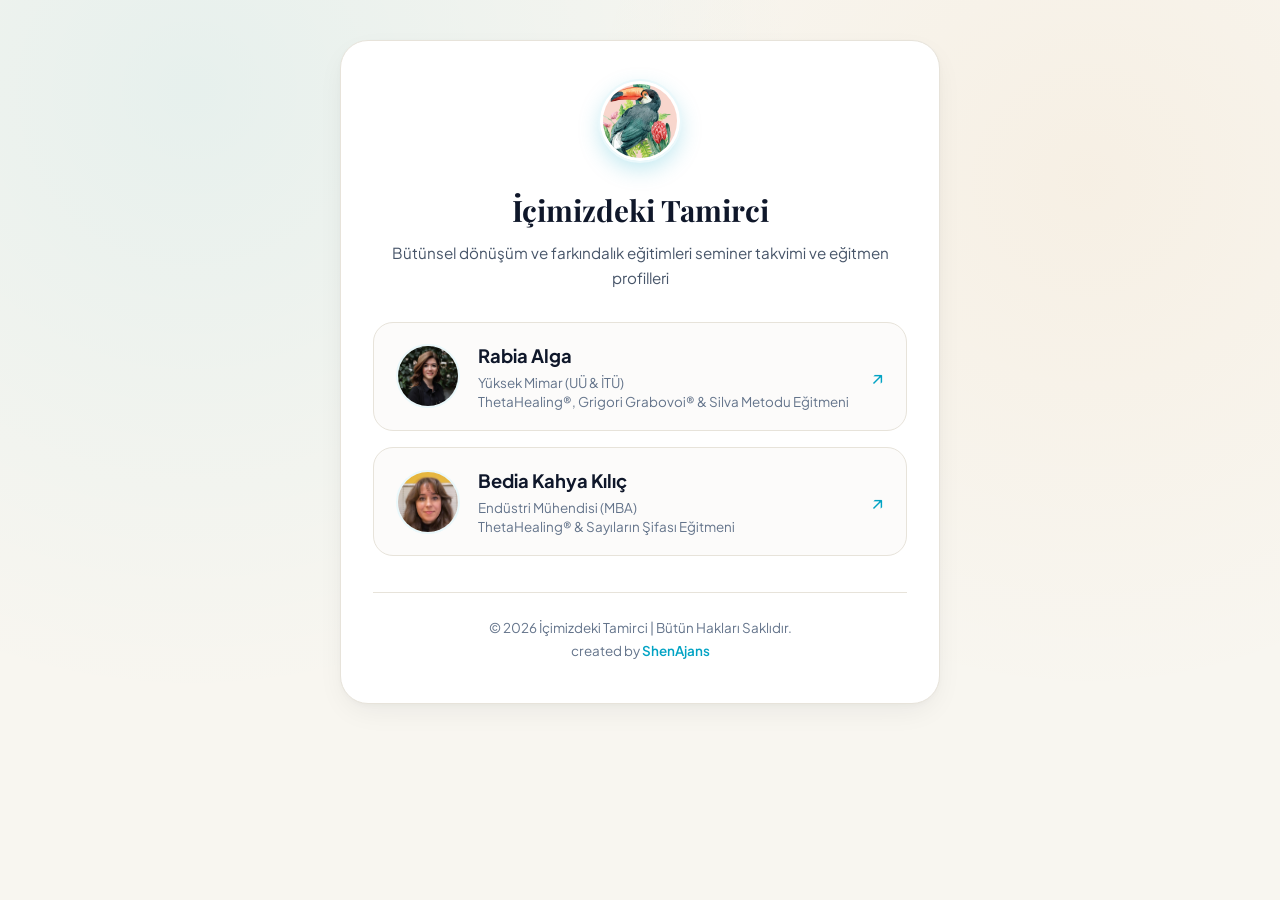
<file: index.html>
<!DOCTYPE html>
<html lang="tr">
  <head>
    <meta charset="utf-8" />
    <meta name="viewport" content="width=device-width, initial-scale=1" />
    <title>İçimizdeki Tamirci — Portalı</title>
    <meta
      name="description"
      content="İçimizdeki Tamirci — Rabia Alga ve Bedia Kahya Kılıç modern Link-in-Bio sayfaları ve seminer takvimi."
    />
    <link rel="stylesheet" href="css/modern.css" />
    <style>
      .portal-wrap {
        width: 100%;
        max-width: 640px;
        margin: 2.5rem auto;
        padding: 0 1.25rem;
      }
      .portal-card {
        background: #ffffff;
        border: 1px solid var(--border-light);
        border-radius: 28px;
        padding: 2.5rem 2rem;
        box-shadow: var(--shadow-card);
        text-align: center;
        margin-bottom: 1.5rem;
      }
      .portal-logo-img {
        width: 80px;
        height: 80px;
        border-radius: 50%;
        object-fit: cover;
        box-shadow: 0 8px 22px rgba(2, 163, 196, 0.25);
        border: 3px solid #ffffff;
        outline: 2px solid var(--primary-soft);
        margin-bottom: 1.15rem;
        display: inline-block;
        transition: transform 0.3s ease;
      }
      .portal-logo-img:hover {
        transform: scale(1.05);
      }
      .portal-title {
        font-family: var(--font-display);
        font-size: 1.85rem;
        font-weight: 700;
        color: #0f172a;
        margin-bottom: 0.5rem;
      }
      .portal-desc {
        font-size: 0.95rem;
        color: var(--text-secondary);
        margin-bottom: 2rem;
        line-height: 1.6;
      }
      .profile-item-btn {
        display: flex;
        align-items: center;
        gap: 1.15rem;
        padding: 1.15rem 1.35rem;
        background: var(--bg-subtle);
        border: 1px solid var(--border-light);
        border-radius: 20px;
        margin-bottom: 1rem;
        transition: all 0.22s ease;
        text-align: left;
        text-decoration: none;
      }
      .profile-item-btn:hover {
        transform: translateY(-2px);
        border-color: var(--primary);
        box-shadow: var(--shadow-hover);
        background: #ffffff;
      }
      .profile-thumb {
        width: 64px;
        height: 64px;
        border-radius: 50%;
        object-fit: cover;
        border: 2px solid var(--primary-soft);
        flex-shrink: 0;
      }
      .profile-item-name {
        font-size: 1.15rem;
        font-weight: 700;
        color: #0f172a;
        margin-bottom: 0.2rem;
      }
      .profile-item-role {
        font-size: 0.84rem;
        color: var(--text-muted);
        white-space: pre-line;
        line-height: 1.4;
      }
      .portal-footer {
        margin-top: 2.25rem;
        padding-top: 1.5rem;
        border-top: 1px solid var(--border-light);
        font-size: 0.84rem;
        color: var(--text-muted);
        line-height: 1.7;
      }
      .portal-footer a {
        color: var(--primary);
        font-weight: 600;
        text-decoration: none;
        transition: color 0.15s ease;
      }
      .portal-footer a:hover {
        color: var(--primary-dark);
        text-decoration: underline;
      }
    </style>
  </head>
  <body>
    <main class="portal-wrap">
      <div class="portal-card">
        <img src="assets/images/tukan-logo.png" alt="İçimizdeki Tamirci Tukan" class="portal-logo-img" />
        <h1 class="portal-title">İçimizdeki Tamirci</h1>
        <p class="portal-desc">
          Bütünsel dönüşüm ve farkındalık eğitimleri seminer takvimi ve eğitmen profilleri
        </p>

        <div id="portal-profiles-list">
          <a href="rabia-alga" class="profile-item-btn">
            <img src="assets/images/RabiaAlga.jpg" alt="Rabia Alga" class="profile-thumb" />
            <div style="flex:1;">
              <div class="profile-item-name">Rabia Alga</div>
              <div class="profile-item-role">Yüksek Mimar · ThetaHealing® & Silva Metodu Eğitmeni</div>
            </div>
            <span style="font-size:1.2rem; color:var(--primary);">↗</span>
          </a>

          <a href="bedia-kahya-kilic" class="profile-item-btn">
            <img src="assets/images/BediaKahyaKilic.jpg" alt="Bedia Kahya Kılıç" class="profile-thumb" />
            <div style="flex:1;">
              <div class="profile-item-name">Bedia Kahya Kılıç</div>
              <div class="profile-item-role">Endüstri Mühendisi (MBA) · ThetaHealing® Eğitmeni</div>
            </div>
            <span style="font-size:1.2rem; color:var(--primary);">↗</span>
          </a>
        </div>

        <footer class="portal-footer">
          <div>© 2026 İçimizdeki Tamirci | Bütün Hakları Saklıdır.</div>
          <div>created by <a href="https://www.shenajans.com/" target="_blank" rel="noopener noreferrer">ShenAjans</a></div>
        </footer>
      </div>
    </main>

    <script src="js/sqlite-engine.js"></script>
    <script>
      (function() {
        function escapeHtml(str) {
          return String(str ?? '')
            .replace(/&/g, '&amp;')
            .replace(/</g, '&lt;')
            .replace(/>/g, '&gt;')
            .replace(/"/g, '&quot;');
        }

        function renderPortalProfiles() {
          if (!window.ITStore) return;
          const profiles = window.ITStore.getAllProfiles();
          const listEl = document.getElementById('portal-profiles-list');
          if (!listEl || !profiles) return;
          const entries = Object.values(profiles);
          if (!entries.length) return;
          listEl.innerHTML = entries.map(function(p) {
            return `
              <a href="${escapeHtml(p.slug || p.id)}" class="profile-item-btn">
                <img src="${escapeHtml(p.avatar || 'assets/images/RabiaAlga.jpg')}" alt="${escapeHtml(p.name)}" class="profile-thumb" />
                <div style="flex:1;">
                  <div class="profile-item-name">${escapeHtml(p.name)}</div>
                  <div class="profile-item-role">${escapeHtml(p.role || '')}</div>
                </div>
                <span style="font-size:1.2rem; color:var(--primary);">↗</span>
              </a>
            `;
          }).join('');
        }

        renderPortalProfiles();
        if (window.ITStore) {
          window.ITStore.onSync(renderPortalProfiles);
          window.ITStore.pullFromServer().then(renderPortalProfiles);
        }
      })();
    </script>
  </body>
</html>
</file>
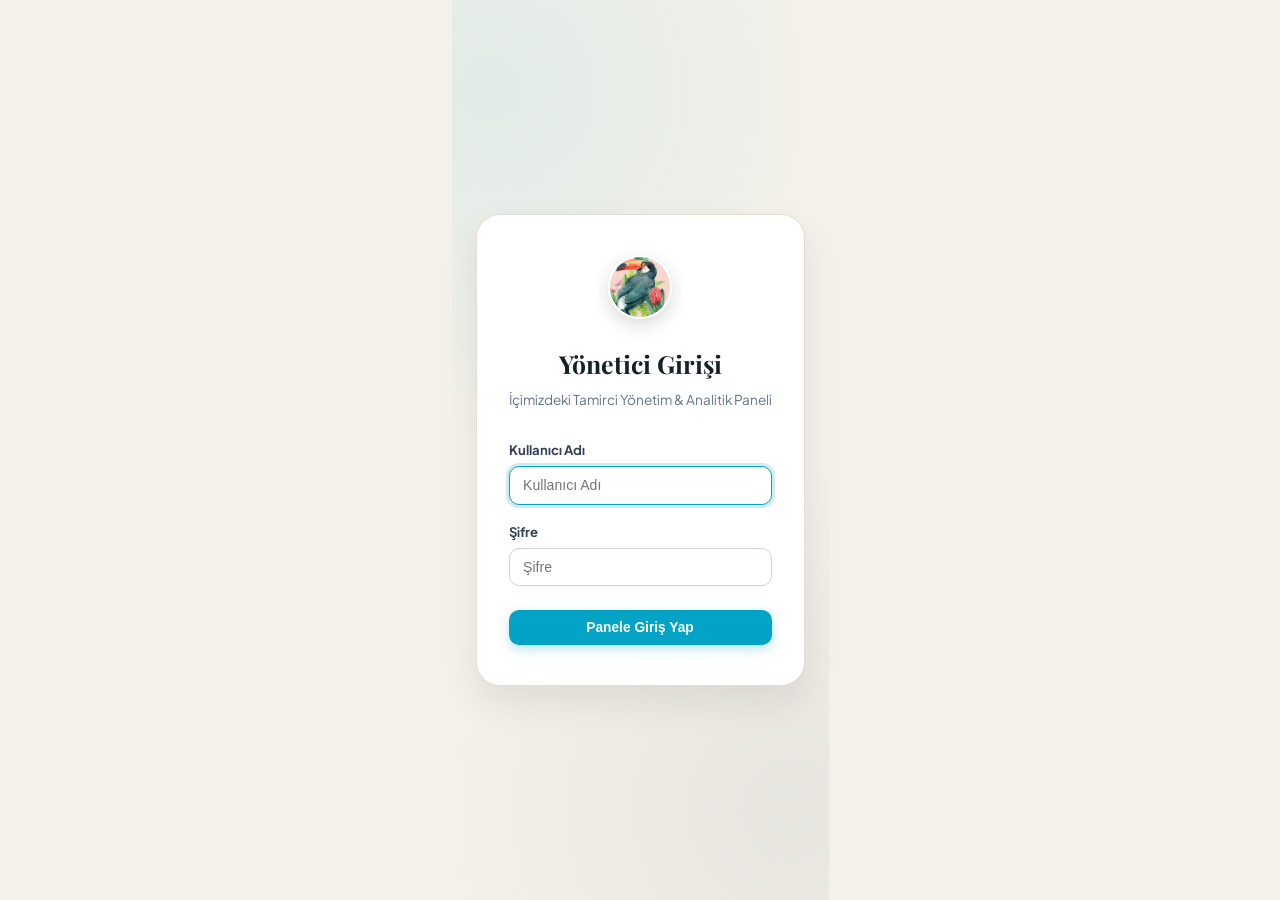
<file: yonetici.html>
<!DOCTYPE html>
<html lang="tr">
  <head>
    <meta charset="utf-8" />
    <meta name="viewport" content="width=device-width, initial-scale=1" />
    <title>Yönetim & Analitik Paneli | İçimizdeki Tamirci</title>
    <link rel="stylesheet" href="css/modern.css" />
    <link rel="stylesheet" href="css/admin.css" />
  </head>
  <body class="admin-body">
    <div id="admin-root"></div>
    <script src="js/sqlite-engine.js"></script>
    <script src="js/admin-app.js"></script>
  </body>
</html>
</file>
<file: css/modern.css>
/* ==========================================================================
   İçimizdeki Tamirci — Modern Profesyonel Link-in-Bio Tasarım Sistemi (modern.css)
   Estetik: Editorial Luxury & Modern Wellness
   ========================================================================== */

@import url('https://fonts.googleapis.com/css2?family=Plus+Jakarta+Sans:wght@300;400;500;600;700;800&family=Playfair+Display:ital,wght@0,500;0,600;0,700;1,500&display=swap');

:root {
  --primary: #02a3c4;
  --primary-hover: #028ba8;
  --primary-dark: #074e5b;
  --primary-soft: #eaf8fb;
  --primary-border: #bce9f2;

  --accent-warm: #d97706;
  --accent-warm-soft: #fef3c7;

  --success: #10b981;
  --success-soft: #ecfdf5;

  --bg-canvas: #f8f6f0;
  --bg-card: #ffffff;
  --bg-subtle: #fcfbfa;

  --text-main: #141c1e;
  --text-secondary: #475569;
  --text-muted: #64748b;

  --border-light: #e7e3da;
  --border-focus: #02a3c4;

  --shadow-sm: 0 2px 8px rgba(12, 34, 38, 0.04);
  --shadow-card: 0 10px 30px -6px rgba(12, 34, 38, 0.07), 0 2px 6px -1px rgba(12, 34, 38, 0.03);
  --shadow-hover: 0 16px 36px -8px rgba(2, 163, 196, 0.2), 0 4px 12px rgba(12, 34, 38, 0.06);

  --font-display: 'Playfair Display', Georgia, serif;
  --font-sans: 'Plus Jakarta Sans', -apple-system, BlinkMacSystemFont, sans-serif;
}

*, *::before, *::after {
  box-sizing: border-box;
  margin: 0;
  padding: 0;
}

body {
  font-family: var(--font-sans);
  background-color: var(--bg-canvas);
  color: var(--text-main);
  line-height: 1.6;
  -webkit-font-smoothing: antialiased;
  min-height: 100vh;
  display: flex;
  flex-direction: column;
  align-items: center;
  background-image:
    radial-gradient(circle at 15% 10%, rgba(2, 163, 196, 0.07) 0%, transparent 45%),
    radial-gradient(circle at 85% 20%, rgba(217, 119, 6, 0.05) 0%, transparent 40%);
}

a {
  color: inherit;
  text-decoration: none;
}

/* ==========================================================================
   ANA LINK-IN-BIO KONTEYNER (MOBİL & MASAÜSTÜ / PC UYUMLU)
   ========================================================================== */
.bio-wrapper {
  width: 100%;
  max-width: 620px;
  margin: 1.5rem auto 3rem;
  background: var(--bg-card);
  border-radius: 36px;
  box-shadow: 0 20px 60px -15px rgba(12, 34, 38, 0.12), 0 0 1px 1px rgba(12, 34, 38, 0.04);
  overflow: hidden;
  position: relative;
  border: 1px solid var(--border-light);
}

/* Üst Görsel (Kapak) */
.bio-header-cover {
  width: 100%;
  height: 200px;
  background-size: cover;
  background-position: center;
  background-repeat: no-repeat;
  position: relative;
}

.bio-header-cover::after {
  content: '';
  position: absolute;
  inset: 0;
  background: linear-gradient(180deg, rgba(0, 0, 0, 0.1) 0%, rgba(0, 0, 0, 0.35) 100%);
}

/* Profil Başlığı */
.bio-profile-section {
  display: flex;
  flex-direction: column;
  align-items: center;
  text-align: center;
  margin-top: -72px;
  padding: 0 1.75rem 1.25rem;
  position: relative;
  z-index: 2;
}

.bio-avatar-wrap {
  width: 136px;
  height: 136px;
  border-radius: 50%;
  padding: 5px;
  background: #ffffff;
  box-shadow: 0 12px 28px rgba(0, 0, 0, 0.15);
  margin-bottom: 1rem;
  position: relative;
}

.bio-avatar {
  width: 100%;
  height: 100%;
  border-radius: 50%;
  object-fit: cover;
  display: block;
}

.bio-verified-badge {
  position: absolute;
  bottom: 6px;
  right: 6px;
  width: 28px;
  height: 28px;
  border-radius: 50%;
  background: var(--primary);
  color: #fff;
  border: 3px solid #ffffff;
  display: flex;
  align-items: center;
  justify-content: center;
  box-shadow: 0 2px 6px rgba(0, 0, 0, 0.15);
}

.bio-name {
  font-family: var(--font-display);
  font-size: 2.25rem;
  font-weight: 700;
  color: #0f172a;
  letter-spacing: -0.025em;
  margin-bottom: 0.35rem;
  line-height: 1.15;
}

.bio-role {
  font-size: 0.95rem;
  font-weight: 600;
  color: var(--primary-dark);
  margin-bottom: 0.35rem;
  max-width: 480px;
  white-space: pre-line;
  line-height: 1.5;
}

.bio-credentials {
  font-size: 0.8rem;
  color: var(--text-muted);
  font-weight: 500;
  margin-bottom: 1.35rem;
  letter-spacing: 0.02em;
}

/* Sosyal Medya İkon Dock Barı */
.bio-social-bar {
  display: flex;
  align-items: center;
  justify-content: center;
  gap: 0.75rem;
  margin-bottom: 1.75rem;
  flex-wrap: wrap;
}

.bio-social-btn {
  width: 44px;
  height: 44px;
  border-radius: 50%;
  background: var(--bg-subtle);
  border: 1px solid var(--border-light);
  color: var(--primary-dark);
  display: flex;
  align-items: center;
  justify-content: center;
  box-shadow: var(--shadow-sm);
  transition: all 0.22s cubic-bezier(0.2, 0.8, 0.2, 1);
}

.bio-social-btn svg {
  width: 20px;
  height: 20px;
  transition: transform 0.2s ease;
}

.bio-social-btn:hover {
  background: var(--primary);
  color: #ffffff;
  border-color: var(--primary);
  transform: translateY(-3px) scale(1.08);
  box-shadow: 0 8px 18px rgba(2, 163, 196, 0.35);
}

.bio-social-btn:hover svg {
  transform: scale(1.05);
}

/* İçerik Alanı */
.bio-content-area {
  padding: 0 1.5rem 3rem;
  display: flex;
  flex-direction: column;
  gap: 2rem;
}

/* Hakkımda Kartı */
.bio-about-card {
  background: var(--bg-subtle);
  border: 1px solid var(--border-light);
  border-radius: 24px;
  padding: 1.85rem 1.6rem;
  box-shadow: var(--shadow-sm);
  text-align: center;
  position: relative;
}

.bio-about-card::before {
  content: '';
  position: absolute;
  top: 0;
  left: 50%;
  transform: translateX(-50%);
  width: 48px;
  height: 3px;
  background: var(--primary);
  border-radius: 999px;
  opacity: 0.7;
}

.bio-about-title {
  font-family: var(--font-display);
  font-size: 1.25rem;
  font-weight: 700;
  color: #0f172a;
  margin-bottom: 0.85rem;
}

.bio-about-text {
  font-size: 0.94rem;
  color: var(--text-secondary);
  line-height: 1.75;
  margin-bottom: 1.35rem;
  text-align: center;
}

.bio-more-btn {
  display: inline-flex;
  align-items: center;
  gap: 0.45rem;
  padding: 0.75rem 1.85rem;
  background: var(--primary);
  color: #ffffff;
  font-size: 0.9rem;
  font-weight: 700;
  border-radius: 999px;
  box-shadow: 0 4px 14px rgba(2, 163, 196, 0.3);
  transition: all 0.2s ease;
}

.bio-more-btn:hover {
  background: var(--primary-hover);
  transform: translateY(-2px);
  box-shadow: 0 8px 22px rgba(2, 163, 196, 0.4);
}

/* ==========================================================================
   YAPILANDIRILMIŞ VE MODERN SEMİNER TAKVİMİ & BAŞVURU KARTLARI
   ========================================================================== */
.bio-section-title-wrap {
  text-align: center;
  margin-bottom: 1.25rem;
}

.bio-section-badge {
  display: inline-flex;
  align-items: center;
  gap: 0.35rem;
  padding: 0.25rem 0.75rem;
  border-radius: 999px;
  background: var(--primary-soft);
  color: var(--primary-dark);
  font-size: 0.76rem;
  font-weight: 700;
  text-transform: uppercase;
  letter-spacing: 0.06em;
  margin-bottom: 0.45rem;
}

.bio-section-title {
  font-family: var(--font-display);
  font-size: 1.55rem;
  font-weight: 700;
  color: #0f172a;
  line-height: 1.2;
}

.bio-section-subtitle {
  font-size: 0.88rem;
  color: var(--text-muted);
  margin-top: 0.25rem;
}

.bio-seminars-list {
  display: flex;
  flex-direction: column;
  gap: 1.25rem;
}

/* Tek Bir Modern Seminer Kartı */
.bio-seminar-card {
  background: #ffffff;
  border: 1px solid var(--border-light);
  border-radius: 20px;
  padding: 1.5rem 1.4rem;
  box-shadow: var(--shadow-card);
  transition: all 0.25s cubic-bezier(0.2, 0.8, 0.2, 1);
  position: relative;
  overflow: hidden;
  display: flex;
  flex-direction: column;
  gap: 0.85rem;
}

.bio-seminar-card::before {
  content: '';
  position: absolute;
  top: 0;
  left: 0;
  width: 4px;
  height: 100%;
  background: var(--primary);
  opacity: 0.85;
}

/* 1) Online Zoom Seminer Kartı (Mavi/Indigo Dijital Tema) */
.bio-seminar-card.is-online {
  background: linear-gradient(180deg, #ffffff 0%, #f4f8ff 100%);
  border: 1px solid #c7ddfc;
  border-left: 5px solid #2563eb;
}

.bio-seminar-card.is-online:hover {
  transform: translateY(-4px);
  box-shadow: 0 14px 32px rgba(37, 99, 235, 0.18);
  border-color: #93c5fd;
}

.bio-seminar-card.is-online .bio-category-tag {
  background: #dbeafe;
  color: #1e40af;
}

.bio-seminar-card.is-online .bio-format-tag {
  background: #eff6ff;
  color: #1d4ed8;
  border: 1px solid #bfdbfe;
  font-weight: 700;
}

.bio-seminar-card.is-online .bio-seminar-action-btn {
  background: linear-gradient(135deg, #1d4ed8 0%, #0284c7 100%);
  box-shadow: 0 4px 14px rgba(37, 99, 235, 0.35);
}

.bio-seminar-card.is-online .bio-seminar-action-btn:hover {
  box-shadow: 0 8px 24px rgba(37, 99, 235, 0.5);
}

/* 2) Yüz Yüze Seminer Kartı (Zümrüt/Yeşil Doğal Salon Teması) */
.bio-seminar-card.is-inperson {
  background: linear-gradient(180deg, #ffffff 0%, #f2fbf5 100%);
  border: 1px solid #bbf7d0;
  border-left: 5px solid #16a34a;
}

.bio-seminar-card.is-inperson:hover {
  transform: translateY(-4px);
  box-shadow: 0 14px 32px rgba(22, 163, 74, 0.18);
  border-color: #86efac;
}

.bio-seminar-card.is-inperson .bio-category-tag {
  background: #dcfce7;
  color: #15803d;
}

.bio-seminar-card.is-inperson .bio-format-tag {
  background: #f0fdf4;
  color: #15803d;
  border: 1px solid #86efac;
  font-weight: 700;
}

.bio-seminar-card.is-inperson .bio-seminar-action-btn {
  background: linear-gradient(135deg, #0f766e 0%, #059669 100%);
  box-shadow: 0 4px 14px rgba(16, 185, 129, 0.35);
}

.bio-seminar-card.is-inperson .bio-seminar-action-btn:hover {
  box-shadow: 0 8px 24px rgba(16, 185, 129, 0.5);
}

.bio-seminar-card:hover {
  transform: translateY(-4px);
  box-shadow: var(--shadow-hover);
  border-color: var(--primary-border);
}

.bio-seminar-header {
  display: flex;
  align-items: center;
  justify-content: space-between;
  gap: 0.5rem;
  flex-wrap: wrap;
}

.bio-category-tag {
  font-size: 0.76rem;
  font-weight: 700;
  padding: 0.25rem 0.7rem;
  border-radius: 999px;
  background: var(--primary-soft);
  color: var(--primary-dark);
}

.bio-format-tag {
  font-size: 0.76rem;
  font-weight: 600;
  padding: 0.22rem 0.65rem;
  border-radius: 999px;
  background: #f1f5f9;
  color: var(--text-secondary);
  display: inline-flex;
  align-items: center;
  gap: 0.35rem;
}

.bio-format-tag.online {
  background: var(--accent-warm-soft);
  color: var(--accent-warm);
}

.bio-seminar-title {
  font-size: 1.15rem;
  font-weight: 700;
  color: #0f172a;
  line-height: 1.35;
}

.bio-seminar-details {
  display: flex;
  flex-direction: column;
  gap: 0.45rem;
  font-size: 0.88rem;
  color: var(--text-secondary);
}

.bio-detail-row {
  display: flex;
  align-items: center;
  gap: 0.55rem;
}

.bio-detail-row svg {
  width: 16px;
  height: 16px;
  color: var(--primary);
  flex-shrink: 0;
}

.bio-seminar-note {
  font-size: 0.82rem;
  font-weight: 600;
  color: var(--success);
  display: inline-flex;
  align-items: center;
  gap: 0.4rem;
  margin-top: 0.2rem;
}

.bio-pulse-dot {
  width: 8px;
  height: 8px;
  border-radius: 50%;
  background: var(--success);
  box-shadow: 0 0 0 3px rgba(16, 185, 129, 0.2);
}

/* Modern Seminer Aksiyon Butonu */
.bio-seminar-action-btn {
  display: flex;
  align-items: center;
  justify-content: space-between;
  width: 100%;
  min-height: 48px;
  padding: 0.75rem 1.25rem;
  border-radius: 14px;
  background: linear-gradient(135deg, var(--primary) 0%, var(--primary-dark) 100%);
  color: #ffffff;
  font-size: 0.92rem;
  font-weight: 700;
  box-shadow: 0 4px 14px rgba(2, 163, 196, 0.3);
  transition: all 0.2s ease;
  margin-top: 0.4rem;
}

.bio-seminar-action-btn:hover {
  transform: translateY(-1px);
  box-shadow: 0 8px 24px rgba(2, 163, 196, 0.45);
}

.bio-seminar-badge-pill {
  background: rgba(255, 255, 255, 0.22);
  padding: 0.25rem 0.7rem;
  border-radius: 999px;
  font-size: 0.78rem;
  font-weight: 600;
  backdrop-filter: blur(4px);
}

/* Video Kartları — Doğrudan YouTube Uygulamasına Yönlendirici */
.bio-videos-section {
  display: flex;
  flex-direction: column;
  gap: 1.5rem;
  margin-bottom: 2.25rem;
}

.bio-video-card {
  background: #ffffff;
  border: 1px solid var(--border-light);
  border-radius: 22px;
  overflow: hidden;
  box-shadow: var(--shadow-card);
  transition: transform 0.25s ease, box-shadow 0.25s ease, border-color 0.25s ease;
}

.bio-video-card:hover {
  transform: translateY(-2px);
  box-shadow: var(--shadow-hover);
  border-color: rgba(2, 163, 196, 0.4);
}

.bio-video-heading {
  font-family: var(--font-display);
  font-size: 1.12rem;
  font-weight: 700;
  color: #0f172a;
  padding: 1.15rem 1.25rem 0.85rem;
  line-height: 1.35;
}

.bio-video-thumb-link {
  display: block;
  position: relative;
  width: 100%;
  aspect-ratio: 16 / 9;
  background-color: #0f172a;
  background-size: cover;
  background-position: center;
  overflow: hidden;
  text-decoration: none;
  cursor: pointer;
}

.bio-video-overlay {
  position: absolute;
  inset: 0;
  background: linear-gradient(to top, rgba(15, 23, 42, 0.85) 0%, rgba(15, 23, 42, 0.25) 50%, rgba(0, 0, 0, 0.2) 100%);
  display: flex;
  flex-direction: column;
  align-items: center;
  justify-content: center;
  transition: background 0.25s ease;
}

.bio-video-thumb-link:hover .bio-video-overlay {
  background: linear-gradient(to top, rgba(15, 23, 42, 0.92) 0%, rgba(15, 23, 42, 0.35) 50%, rgba(0, 0, 0, 0.3) 100%);
}

.bio-video-play-btn {
  width: 64px;
  height: 64px;
  border-radius: 50%;
  background: #ff0000;
  color: #ffffff;
  display: flex;
  align-items: center;
  justify-content: center;
  box-shadow: 0 10px 25px rgba(255, 0, 0, 0.45);
  transition: transform 0.25s ease, box-shadow 0.25s ease;
}

.bio-video-thumb-link:hover .bio-video-play-btn,
.bio-video-thumb-link:active .bio-video-play-btn {
  transform: scale(1.12);
  box-shadow: 0 14px 30px rgba(255, 0, 0, 0.65);
}

.bio-video-play-btn svg {
  width: 26px;
  height: 26px;
  fill: #ffffff;
  margin-left: 3px;
}

.bio-video-badge-bar {
  position: absolute;
  bottom: 0.85rem;
  left: 1rem;
  right: 1rem;
  display: flex;
  align-items: center;
  justify-content: space-between;
}

.bio-video-pill {
  display: inline-flex;
  align-items: center;
  gap: 0.45rem;
  background: rgba(255, 255, 255, 0.95);
  color: #0f172a;
  padding: 0.4rem 0.85rem;
  border-radius: 999px;
  font-size: 0.8rem;
  font-weight: 700;
  backdrop-filter: blur(8px);
  box-shadow: 0 4px 14px rgba(0, 0, 0, 0.25);
  transition: transform 0.2s ease;
}

.bio-video-thumb-link:hover .bio-video-pill {
  transform: translateY(-2px);
}

.bio-video-pill svg {
  width: 16px;
  height: 16px;
  color: #ff0000;
  fill: #ff0000;
}

/* Alt Bilgi (Footer) */
.bio-footer {
  text-align: center;
  padding: 2rem 1.25rem 2.5rem;
  font-size: 0.84rem;
  color: var(--text-muted);
  border-top: 1px solid var(--border-light);
  margin-top: 2rem;
  line-height: 1.7;
}

.bio-footer a {
  color: var(--primary);
  font-weight: 600;
  text-decoration: none;
  transition: color 0.15s ease;
}

.bio-footer a:hover {
  color: var(--primary-dark);
  text-decoration: underline;
}

.bio-footer a {
  color: var(--primary);
  font-weight: 600;
}

/* Responsive Pass */
@media (max-width: 680px) {
  body {
    padding: 0;
  }
  .bio-wrapper {
    margin: 0;
    border-radius: 0;
    border: none;
    box-shadow: none;
  }
  .bio-header-cover {
    height: 165px;
  }
  .bio-name {
    font-size: 1.95rem;
  }
  .bio-content-area {
    padding: 0 1.15rem 2.5rem;
    gap: 1.75rem;
  }
  .bio-seminar-card {
    padding: 1.25rem 1.15rem;
  }
}
</file>
<file: css/admin.css>
/* ==========================================================================
   İçimizdeki Tamirci — SQLite3 Yönetim Paneli & Analitik Stilleri (admin.css)
   ========================================================================== */

:root {
  --admin-primary: #02a3c4;
  --admin-primary-dark: #017c95;
  --admin-sidebar-bg: #142225;
  --admin-sidebar-hover: rgba(255, 255, 255, 0.08);
}

.admin-body {
  background: #F4F1EA;
  color: #1a202c;
  font-family: 'Plus Jakarta Sans', -apple-system, BlinkMacSystemFont, sans-serif;
  min-height: 100vh;
}

/* ==========================================================================
   GİRİŞ PANELİ (LOGIN SCREEN)
   ========================================================================== */
.admin-login-screen {
  min-height: 100vh;
  display: flex;
  align-items: center;
  justify-content: center;
  padding: 1.5rem;
  background:
    radial-gradient(circle at 10% 10%, rgba(2, 163, 196, 0.08) 0%, transparent 40%),
    radial-gradient(circle at 90% 90%, rgba(20, 34, 37, 0.06) 0%, transparent 40%),
    #F4F1EA;
}

.admin-login-card {
  width: 100%;
  max-width: 420px;
  background: #ffffff;
  border: 1px solid #e2ded5;
  border-radius: 24px;
  padding: 2.5rem 2rem;
  box-shadow: 0 16px 36px rgba(0, 0, 0, 0.08);
  text-align: center;
}

.login-brand-icon {
  width: 64px;
  height: 64px;
  border-radius: 50%;
  object-fit: cover;
  box-shadow: 0 6px 18px rgba(0, 0, 0, 0.15);
  margin-bottom: 1.15rem;
  border: 2px solid #fff;
  display: inline-block;
}

.login-title {
  font-family: 'Playfair Display', Georgia, serif;
  font-size: 1.55rem;
  font-weight: 700;
  color: #142225;
  margin-bottom: 0.35rem;
}

.login-subtitle {
  font-size: 0.85rem;
  color: #64748b;
  margin-bottom: 1.75rem;
}

.login-form {
  display: flex;
  flex-direction: column;
  gap: 1rem;
  text-align: left;
}

.login-error-box {
  background: #fef2f2;
  border: 1px solid #fecaca;
  color: #b91c1c;
  padding: 0.65rem 0.85rem;
  border-radius: 10px;
  font-size: 0.82rem;
  font-weight: 600;
  display: none;
}

.login-error-box.show {
  display: block;
}

.login-hint-box {
  margin-top: 1.5rem;
  padding: 0.75rem;
  background: #f8fafc;
  border: 1px dashed #cbd5e1;
  border-radius: 12px;
  font-size: 0.78rem;
  color: #475569;
}

/* ==========================================================================
   ADMIN PANEL DASHBOARD SHELL
   ========================================================================== */
.admin-shell {
  display: grid;
  grid-template-columns: 270px minmax(0, 1fr);
  min-height: 100vh;
}

.admin-sidebar {
  background: var(--admin-sidebar-bg, #142225);
  color: #EAE6DF;
  display: flex;
  flex-direction: column;
  justify-content: space-between;
  padding: 1.5rem 1.15rem;
  position: sticky;
  top: 0;
  height: 100vh;
  border-right: 1px solid rgba(255, 255, 255, 0.08);
  transition: background 0.3s ease;
}

.admin-brand {
  display: flex;
  align-items: center;
  gap: 0.75rem;
  padding: 0 0.5rem 1.35rem;
  border-bottom: 1px solid rgba(255, 255, 255, 0.1);
  margin-bottom: 1.25rem;
}

.admin-brand-mark {
  width: 40px;
  height: 40px;
  border-radius: 50%;
  object-fit: cover;
  flex-shrink: 0;
  border: 1px solid rgba(255, 255, 255, 0.2);
  box-shadow: 0 4px 10px rgba(0, 0, 0, 0.2);
}

.admin-brand-text h1 {
  font-family: 'Playfair Display', Georgia, serif;
  font-size: 1.05rem;
  font-weight: 700;
  color: #fff;
  line-height: 1.2;
}

.admin-brand-text span {
  font-size: 0.73rem;
  color: #8FA6AA;
}

.admin-nav-group-label {
  font-size: 0.7rem;
  font-weight: 700;
  text-transform: uppercase;
  letter-spacing: 0.08em;
  color: #7D9599;
  padding: 0 0.65rem;
  margin: 1rem 0 0.45rem;
}

.admin-nav {
  display: flex;
  flex-direction: column;
  gap: 0.25rem;
}

.admin-nav-btn {
  display: flex;
  align-items: center;
  justify-content: space-between;
  width: 100%;
  padding: 0.68rem 0.85rem;
  border-radius: 10px;
  font-size: 0.86rem;
  font-weight: 600;
  color: #C2D0D3;
  text-align: left;
  transition: all 0.15s ease;
  background: transparent;
  border: none;
  cursor: pointer;
}

.admin-nav-btn:hover {
  background: rgba(255, 255, 255, 0.06);
  color: #fff;
}

.admin-nav-btn.active {
  background: #02a3c4;
  color: #fff;
}

.admin-nav-badge {
  font-family: monospace;
  font-size: 0.7rem;
  padding: 0.12rem 0.45rem;
  border-radius: 999px;
  background: rgba(255, 255, 255, 0.14);
}

.admin-sidebar-footer {
  padding-top: 1rem;
  border-top: 1px solid rgba(255, 255, 255, 0.1);
  display: flex;
  flex-direction: column;
  gap: 0.5rem;
}

.admin-live-link {
  display: flex;
  align-items: center;
  justify-content: space-between;
  padding: 0.58rem 0.8rem;
  border-radius: 8px;
  background: rgba(255, 255, 255, 0.06);
  color: #E2ECEE;
  font-size: 0.8rem;
  font-weight: 600;
  transition: background 0.15s ease;
}

.admin-live-link:hover {
  background: rgba(255, 255, 255, 0.14);
}

.admin-logout-btn {
  display: flex;
  align-items: center;
  justify-content: center;
  gap: 0.45rem;
  width: 100%;
  padding: 0.6rem;
  border-radius: 8px;
  background: rgba(239, 68, 68, 0.15);
  border: 1px solid rgba(239, 68, 68, 0.3);
  color: #fca5a5;
  font-size: 0.8rem;
  font-weight: 600;
  cursor: pointer;
  transition: all 0.15s ease;
}

.admin-logout-btn:hover {
  background: #dc2626;
  color: #ffffff;
}

/* Main Area */
.admin-main {
  display: flex;
  flex-direction: column;
  min-width: 0;
}

/* Topbar with Active File Selector (rabia-alga.php vs bedia-kahya-kilic.php) */
.admin-header {
  position: sticky;
  top: 0;
  z-index: 50;
  background: rgba(250, 247, 242, 0.94);
  backdrop-filter: blur(12px);
  border-bottom: 1px solid #e2ded5;
  padding: 0.9rem 2rem;
  display: flex;
  align-items: center;
  justify-content: space-between;
  gap: 1rem;
  flex-wrap: wrap;
}

.admin-file-selector-wrap {
  display: flex;
  align-items: center;
  gap: 0.75rem;
  flex-wrap: wrap;
}

.admin-selector-label {
  font-size: 0.8rem;
  font-weight: 700;
  color: #64748b;
  text-transform: uppercase;
  letter-spacing: 0.04em;
}

.admin-file-tabs {
  display: inline-flex;
  background: #ece8df;
  border: 1px solid #d5cfc2;
  border-radius: 12px;
  padding: 4px;
  gap: 4px;
}

.admin-file-tab {
  display: inline-flex;
  align-items: center;
  gap: 0.55rem;
  padding: 0.45rem 0.95rem;
  border-radius: 8px;
  font-size: 0.84rem;
  font-weight: 600;
  color: #334155;
  transition: all 0.15s ease;
  background: transparent;
  border: none;
  cursor: pointer;
}

.admin-file-tab img {
  width: 24px;
  height: 24px;
  border-radius: 50%;
  object-fit: cover;
}

.admin-file-tab code {
  font-family: monospace;
  font-size: 0.74rem;
  padding: 0.1rem 0.35rem;
  border-radius: 4px;
  background: rgba(22, 35, 38, 0.07);
}

.admin-file-tab.active {
  background: #02a3c4;
  color: #fff;
  box-shadow: 0 4px 10px rgba(2, 163, 196, 0.3);
}

.admin-file-tab.active code {
  background: rgba(255, 255, 255, 0.25);
  color: #fff;
}

.admin-header-actions {
  display: flex;
  align-items: center;
  gap: 0.65rem;
  flex-wrap: wrap;
}

.btn-primary {
  display: inline-flex;
  align-items: center;
  gap: 0.45rem;
  padding: 0.62rem 1.25rem;
  border-radius: 10px;
  background: #02a3c4;
  color: #fff;
  font-size: 0.86rem;
  font-weight: 600;
  border: none;
  cursor: pointer;
  box-shadow: 0 4px 12px rgba(2, 163, 196, 0.28);
  transition: all 0.15s ease;
}

.btn-primary:hover {
  background: #028ba8;
}

.btn-secondary {
  display: inline-flex;
  align-items: center;
  gap: 0.45rem;
  padding: 0.55rem 1rem;
  border-radius: 10px;
  background: #ffffff;
  border: 1px solid #d5cfc2;
  color: #334155;
  font-size: 0.84rem;
  font-weight: 600;
  cursor: pointer;
  transition: all 0.15s ease;
}

.btn-secondary:hover {
  border-color: #02a3c4;
  color: #02a3c4;
}

.btn-danger-outline {
  display: inline-flex;
  align-items: center;
  gap: 0.35rem;
  padding: 0.42rem 0.75rem;
  border-radius: 8px;
  background: #ffffff;
  border: 1px solid #FCA5A5;
  color: #dc2626;
  font-size: 0.78rem;
  font-weight: 600;
  cursor: pointer;
}

.btn-danger-outline:hover {
  background: #fee2e2;
}

/* Content Body */
.admin-content {
  padding: 1.85rem 2rem 4rem;
  max-width: 1380px;
}

/* Top Badge for SQLite Engine */
.sqlite-engine-badge {
  display: inline-flex;
  align-items: center;
  gap: 0.45rem;
  padding: 0.35rem 0.85rem;
  border-radius: 999px;
  background: #e6f7fa;
  border: 1px solid #bce9f2;
  color: #074e5b;
  font-size: 0.78rem;
  font-weight: 700;
  margin-bottom: 1.25rem;
}

/* KPI Row */
.kpi-grid {
  display: grid;
  grid-template-columns: repeat(3, minmax(0, 1fr));
  gap: 1.1rem;
  margin-bottom: 1.5rem;
}

.kpi-card {
  background: #ffffff;
  border: 1px solid #e2ded5;
  border-radius: 18px;
  padding: 1.25rem 1.35rem;
  box-shadow: 0 4px 12px rgba(0, 0, 0, 0.04);
}

.kpi-label {
  font-size: 0.78rem;
  font-weight: 700;
  color: #64748b;
  text-transform: uppercase;
  letter-spacing: 0.04em;
  margin-bottom: 0.45rem;
  display: flex;
  align-items: center;
  justify-content: space-between;
}

.kpi-value {
  font-family: 'Playfair Display', Georgia, serif;
  font-size: 2.1rem;
  font-weight: 700;
  color: #142225;
  line-height: 1.1;
  font-variant-numeric: tabular-nums;
  margin-bottom: 0.35rem;
}

.kpi-sub {
  font-size: 0.78rem;
  color: #475569;
  display: flex;
  align-items: center;
  gap: 0.35rem;
}

/* Analytics Panels Grid */
.analytics-grid-2 {
  display: grid;
  grid-template-columns: 1.35fr 1fr;
  gap: 1.25rem;
  margin-bottom: 1.25rem;
}

.admin-card {
  background: #ffffff;
  border: 1px solid #e2ded5;
  border-radius: 18px;
  padding: 1.5rem;
  box-shadow: 0 4px 12px rgba(0, 0, 0, 0.04);
  margin-bottom: 1.25rem;
}

.admin-card-header {
  display: flex;
  align-items: flex-start;
  justify-content: space-between;
  gap: 1rem;
  margin-bottom: 1.25rem;
  padding-bottom: 0.9rem;
  border-bottom: 1px solid #e2ded5;
  flex-wrap: wrap;
}

.admin-card-title {
  font-family: 'Playfair Display', Georgia, serif;
  font-size: 1.25rem;
  font-weight: 700;
  color: #142225;
}

.admin-card-subtitle {
  font-size: 0.83rem;
  color: #64748b;
  margin-top: 0.15rem;
}

/* Training Click Breakdown Bars */
.training-stat-list {
  display: flex;
  flex-direction: column;
  gap: 1rem;
}

.training-stat-item {
  background: #fbf9f5;
  border: 1px solid #e2ded5;
  border-radius: 14px;
  padding: 1rem 1.15rem;
}

.training-stat-top {
  display: flex;
  align-items: center;
  justify-content: space-between;
  gap: 0.75rem;
  margin-bottom: 0.5rem;
}

.training-stat-name {
  font-weight: 700;
  font-size: 0.95rem;
  color: #1e293b;
}

.training-stat-count {
  font-family: monospace;
  font-weight: 700;
  font-size: 0.95rem;
  color: #02a3c4;
  background: #e6f7fa;
  padding: 0.2rem 0.65rem;
  border-radius: 999px;
  font-variant-numeric: tabular-nums;
}

.stat-bar-track {
  width: 100%;
  height: 9px;
  background: #e2ddd2;
  border-radius: 999px;
  overflow: hidden;
  margin-bottom: 0.65rem;
}

.stat-bar-fill {
  height: 100%;
  background: #02a3c4;
  border-radius: 999px;
  transition: width 0.4s ease;
}

.source-mini-pills {
  display: flex;
  flex-wrap: wrap;
  gap: 0.4rem;
}

.source-mini-pill {
  font-size: 0.73rem;
  font-weight: 600;
  padding: 0.18rem 0.55rem;
  border-radius: 6px;
  background: #ffffff;
  border: 1px solid #e2ded5;
  color: #475569;
  font-variant-numeric: tabular-nums;
}

/* Source Table */
.source-list {
  display: flex;
  flex-direction: column;
  gap: 0.85rem;
}

.source-row {
  display: grid;
  grid-template-columns: 140px 1fr 100px 75px;
  align-items: center;
  gap: 0.75rem;
  padding: 0.65rem 0.85rem;
  background: #fbf9f5;
  border: 1px solid #e2ded5;
  border-radius: 10px;
  font-size: 0.85rem;
}

.source-badge-dot {
  display: inline-flex;
  align-items: center;
  gap: 0.45rem;
  font-weight: 700;
}

.dot-indicator {
  width: 10px;
  height: 10px;
  border-radius: 50%;
}

/* Tables */
.admin-table-wrap {
  overflow-x: auto;
}

.admin-table {
  width: 100%;
  border-collapse: collapse;
  font-size: 0.85rem;
  font-variant-numeric: tabular-nums;
}

.admin-table th {
  text-align: left;
  padding: 0.75rem 0.9rem;
  background: #fbf9f5;
  color: #64748b;
  font-size: 0.74rem;
  font-weight: 700;
  text-transform: uppercase;
  letter-spacing: 0.05em;
  border-bottom: 1px solid #e2ded5;
}

.admin-table td {
  padding: 0.8rem 0.9rem;
  border-bottom: 1px solid #e2ded5;
  color: #334155;
}

.admin-table tr:hover td {
  background: #f8fafc;
}

/* Forms & Editor Cards */
.form-grid-2 {
  display: grid;
  grid-template-columns: repeat(2, minmax(0, 1fr));
  gap: 1rem;
}

.form-group {
  display: flex;
  flex-direction: column;
  gap: 0.38rem;
  margin-bottom: 1rem;
}

.form-label {
  font-size: 0.82rem;
  font-weight: 700;
  color: #334155;
}

.form-input,
.form-select,
.form-textarea {
  width: 100%;
  padding: 0.65rem 0.85rem;
  border-radius: 10px;
  border: 1px solid #cbd5e1;
  background: #ffffff;
  color: #1e293b;
  font-size: 0.88rem;
  transition: border-color 0.15s ease;
}

.form-input:focus,
.form-select:focus,
.form-textarea:focus {
  border-color: #02a3c4;
  outline: none;
  box-shadow: 0 0 0 3px rgba(2, 163, 196, 0.2);
}

.form-textarea {
  min-height: 120px;
  resize: vertical;
  line-height: 1.55;
}

/* Görsel Yükleme Alanı */
.image-upload-wrapper {
  display: flex;
  align-items: center;
  gap: 1.25rem;
  padding: 1rem;
  background: #fbf9f5;
  border: 1px dashed #cbd5e1;
  border-radius: 14px;
}

.image-preview-thumb {
  width: 72px;
  height: 72px;
  border-radius: 14px;
  object-fit: cover;
  border: 2px solid #ffffff;
  box-shadow: 0 4px 10px rgba(0, 0, 0, 0.1);
  background: #ece8df;
  flex-shrink: 0;
}

.image-upload-controls {
  display: flex;
  flex-direction: column;
  gap: 0.5rem;
  flex: 1;
}

.file-upload-btn-label {
  display: inline-flex;
  align-items: center;
  justify-content: center;
  gap: 0.45rem;
  padding: 0.55rem 1rem;
  border-radius: 8px;
  background: #ffffff;
  border: 1px solid #02a3c4;
  color: #02a3c4;
  font-size: 0.82rem;
  font-weight: 700;
  cursor: pointer;
  transition: all 0.15s ease;
  width: fit-content;
}

.file-upload-btn-label:hover {
  background: #02a3c4;
  color: #ffffff;
}

/* Editable Seminer Item Card in CMS */
.cms-item-card {
  background: #fbf9f5;
  border: 1px solid #e2ded5;
  border-radius: 16px;
  padding: 1.35rem;
  margin-bottom: 1.15rem;
  box-shadow: 0 2px 8px rgba(0, 0, 0, 0.03);
}

.cms-item-header {
  display: flex;
  align-items: center;
  justify-content: space-between;
  gap: 0.75rem;
  margin-bottom: 1rem;
  padding-bottom: 0.75rem;
  border-bottom: 1px solid #e2ded5;
}

.cms-item-num {
  font-family: monospace;
  font-size: 0.76rem;
  font-weight: 700;
  padding: 0.2rem 0.55rem;
  border-radius: 6px;
  background: #e6f7fa;
  color: #02a3c4;
}

/* Toast */
.it-toast {
  position: fixed;
  bottom: 1.5rem;
  right: 1.5rem;
  z-index: 9999;
  background: #142225;
  color: #fff;
  padding: 0.85rem 1.25rem;
  border-radius: 10px;
  box-shadow: 0 12px 28px rgba(0, 0, 0, 0.18);
  font-size: 0.86rem;
  font-weight: 600;
  display: flex;
  align-items: center;
  gap: 0.6rem;
  transform: translateY(120%);
  opacity: 0;
  transition: all 0.25s ease;
}

.it-toast.show {
  transform: translateY(0);
  opacity: 1;
}

@media (max-width: 1024px) {
  .admin-shell {
    grid-template-columns: 1fr;
  }
  .admin-sidebar {
    position: static;
    height: auto;
  }
  .kpi-grid {
    grid-template-columns: repeat(2, 1fr);
  }
  .analytics-grid-2 {
    grid-template-columns: 1fr;
  }
}

@media (max-width: 640px) {
  .kpi-grid,
  .form-grid-2 {
    grid-template-columns: 1fr;
  }
  .admin-content,
  .admin-header {
    padding: 1rem;
  }
  .source-row {
    grid-template-columns: 1fr 1fr;
  }
  .image-upload-wrapper {
    flex-direction: column;
    align-items: flex-start;
  }
}

/* ==========================================================================
   MODAL, TEMA & SEMİNER KOPYALAMA STİLLERİ
   ========================================================================== */
.admin-modal-backdrop {
  position: fixed;
  inset: 0;
  background: rgba(15, 23, 42, 0.65);
  backdrop-filter: blur(5px);
  z-index: 1000;
  display: flex;
  align-items: center;
  justify-content: center;
  padding: 1.25rem;
}

.admin-modal {
  width: 100%;
  max-width: 540px;
  background: #ffffff;
  border-radius: 22px;
  box-shadow: 0 24px 50px rgba(0, 0, 0, 0.25);
  border: 1px solid #e2ded5;
  overflow: hidden;
  animation: adminModalIn 0.22s ease-out;
}

@keyframes adminModalIn {
  from { opacity: 0; transform: scale(0.96) translateY(12px); }
  to { opacity: 1; transform: scale(1) translateY(0); }
}

.admin-modal-header {
  padding: 1.25rem 1.6rem;
  border-bottom: 1px solid #e2ded5;
  display: flex;
  align-items: center;
  justify-content: space-between;
  background: #faf7f2;
}

.admin-modal-title {
  font-family: 'Playfair Display', Georgia, serif;
  font-size: 1.25rem;
  font-weight: 700;
  color: #0f172a;
}

.admin-modal-close {
  background: transparent;
  border: none;
  font-size: 1.5rem;
  cursor: pointer;
  color: #64748b;
  padding: 0.2rem 0.6rem;
  line-height: 1;
  border-radius: 8px;
}
.admin-modal-close:hover {
  background: #e2ded5;
  color: #0f172a;
}

.admin-modal-body {
  padding: 1.6rem;
  max-height: 75vh;
  overflow-y: auto;
}

.admin-modal-footer {
  padding: 1.1rem 1.6rem;
  border-top: 1px solid #e2ded5;
  display: flex;
  justify-content: flex-end;
  gap: 0.75rem;
  background: #faf7f2;
}

/* Yeni Eğitmen Ekle Butonu */
.btn-add-profile-tab {
  display: inline-flex;
  align-items: center;
  gap: 0.35rem;
  padding: 0.45rem 0.85rem;
  border-radius: 8px;
  font-size: 0.82rem;
  font-weight: 700;
  background: #ffffff;
  color: var(--admin-primary, #02a3c4);
  border: 1px dashed var(--admin-primary, #02a3c4);
  cursor: pointer;
  transition: all 0.2s ease;
}

.btn-add-profile-tab:hover {
  background: rgba(2, 163, 196, 0.1);
  transform: translateY(-1px);
}

/* Seminer Kopyalama Butonu */
.btn-copy-training {
  display: inline-flex;
  align-items: center;
  gap: 0.4rem;
  padding: 0.4rem 0.8rem;
  background: #eff6ff;
  color: #1d4ed8;
  border: 1px solid #bfdbfe;
  border-radius: 8px;
  font-size: 0.78rem;
  font-weight: 600;
  cursor: pointer;
  transition: all 0.15s ease;
}

.btn-copy-training:hover {
  background: #dbeafe;
  border-color: #93c5fd;
}

/* Tema Kartları */
.theme-grid {
  display: grid;
  grid-template-columns: repeat(auto-fill, minmax(210px, 1fr));
  gap: 1.1rem;
  margin-bottom: 1.75rem;
}

.theme-card {
  border: 2px solid #e2ded5;
  border-radius: 16px;
  padding: 1.1rem;
  cursor: pointer;
  transition: all 0.22s ease;
  background: #ffffff;
  text-align: left;
  display: flex;
  flex-direction: column;
}

.theme-card:hover {
  border-color: var(--admin-primary, #02a3c4);
  transform: translateY(-2px);
  box-shadow: 0 8px 18px rgba(0, 0, 0, 0.08);
}

.theme-card.active {
  border-color: var(--admin-primary, #02a3c4);
  background: #faf7f2;
  box-shadow: 0 6px 18px rgba(2, 163, 196, 0.2);
}

.theme-color-preview {
  display: flex;
  height: 32px;
  border-radius: 8px;
  overflow: hidden;
  margin-bottom: 0.85rem;
  border: 1px solid rgba(0, 0, 0, 0.1);
}

.theme-card-title {
  font-size: 0.96rem;
  font-weight: 700;
  color: #0f172a;
}

.theme-card-desc {
  font-size: 0.78rem;
  color: #64748b;
  margin-top: 0.25rem;
}
</file>
